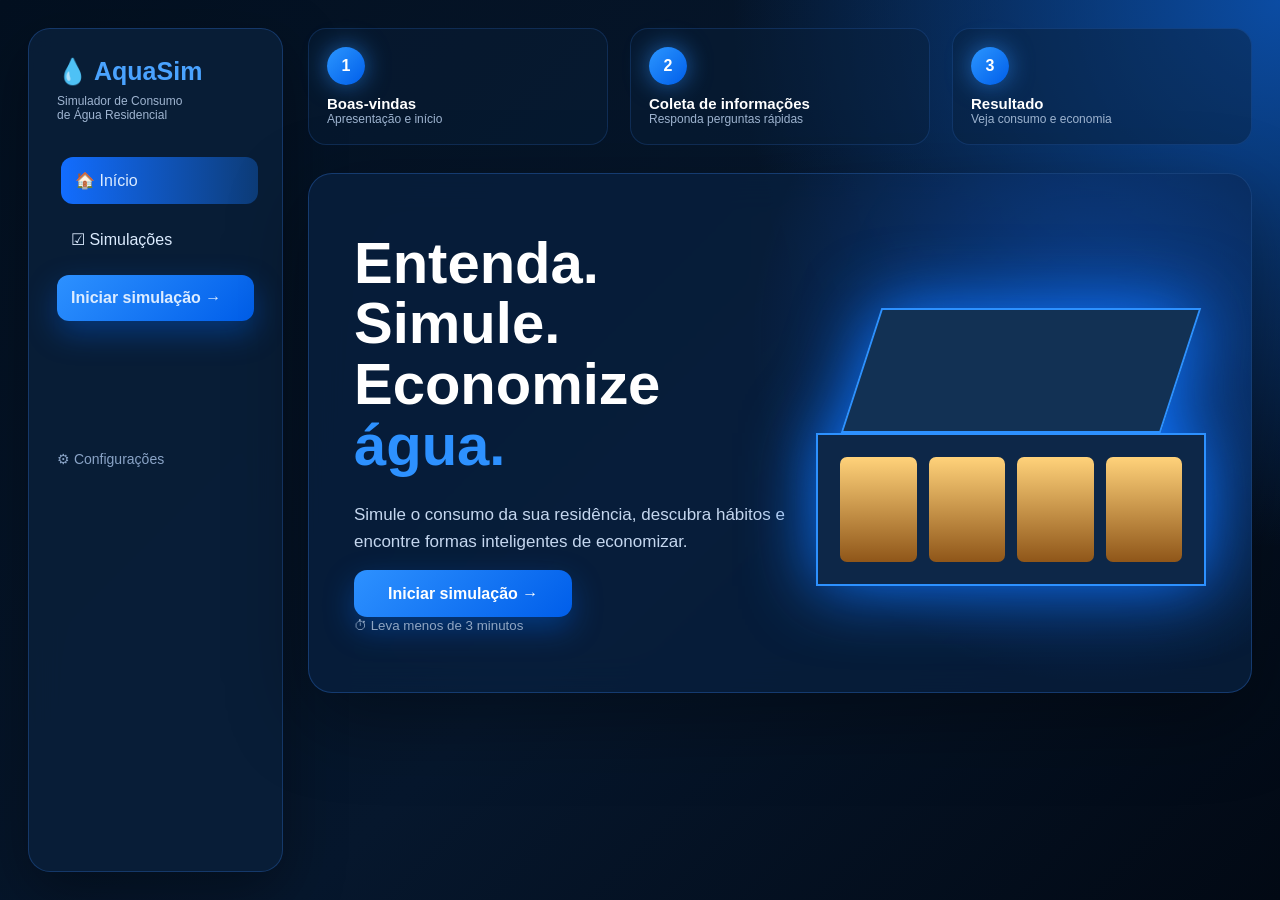
<file: public/index.html>
<!DOCTYPE html>
<html lang="pt-BR">
<head>
    <meta charset="UTF-8">
    <meta name="viewport" content="width=device-width, initial-scale=1.0">
    <title>AquaSim</title>
   <link rel="stylesheet" href="style.css">
<body>

<div class="app">

    <aside class="sidebar">
        <h2>💧 AquaSim</h2>
        <p>Simulador de Consumo<br>de Água Residencial</p>

        <a class="active" href="index.html">🏠 Início</a>
<a href="simulacao.html">☑ Simulações</a>
<a class="botao" href="simulacao.html">Iniciar simulação →</a>

        <div class="config">⚙ Configurações</div>
    </aside>

    <main class="main">

        <div class="steps">
            <div><span>1</span><strong>Boas-vindas</strong><p>Apresentação e início</p></div>
            <div><span>2</span><strong>Coleta de informações</strong><p>Responda perguntas rápidas</p></div>
            <div><span>3</span><strong>Resultado</strong><p>Veja consumo e economia</p></div>
        </div>

        <section class="hero-card">
            <div class="hero-text">
                <h1>Entenda. Simule.<br>Economize <b>água.</b></h1>
                <p>
                    Simule o consumo da sua residência, descubra hábitos
                    e encontre formas inteligentes de economizar.
                </p>

                <a class="botao" href="/simulacao.html">Iniciar simulação →</a>
                <small>⏱ Leva menos de 3 minutos</small>
            </div>

            <div class="hero-image">
                <div class="house">
                    <div class="roof"></div>
                    <div class="home">
                        <div></div><div></div><div></div><div></div>
                    </div>
                </div>
            </div>
        </section>

    </main>

</div>

</body>
</html>
</file>
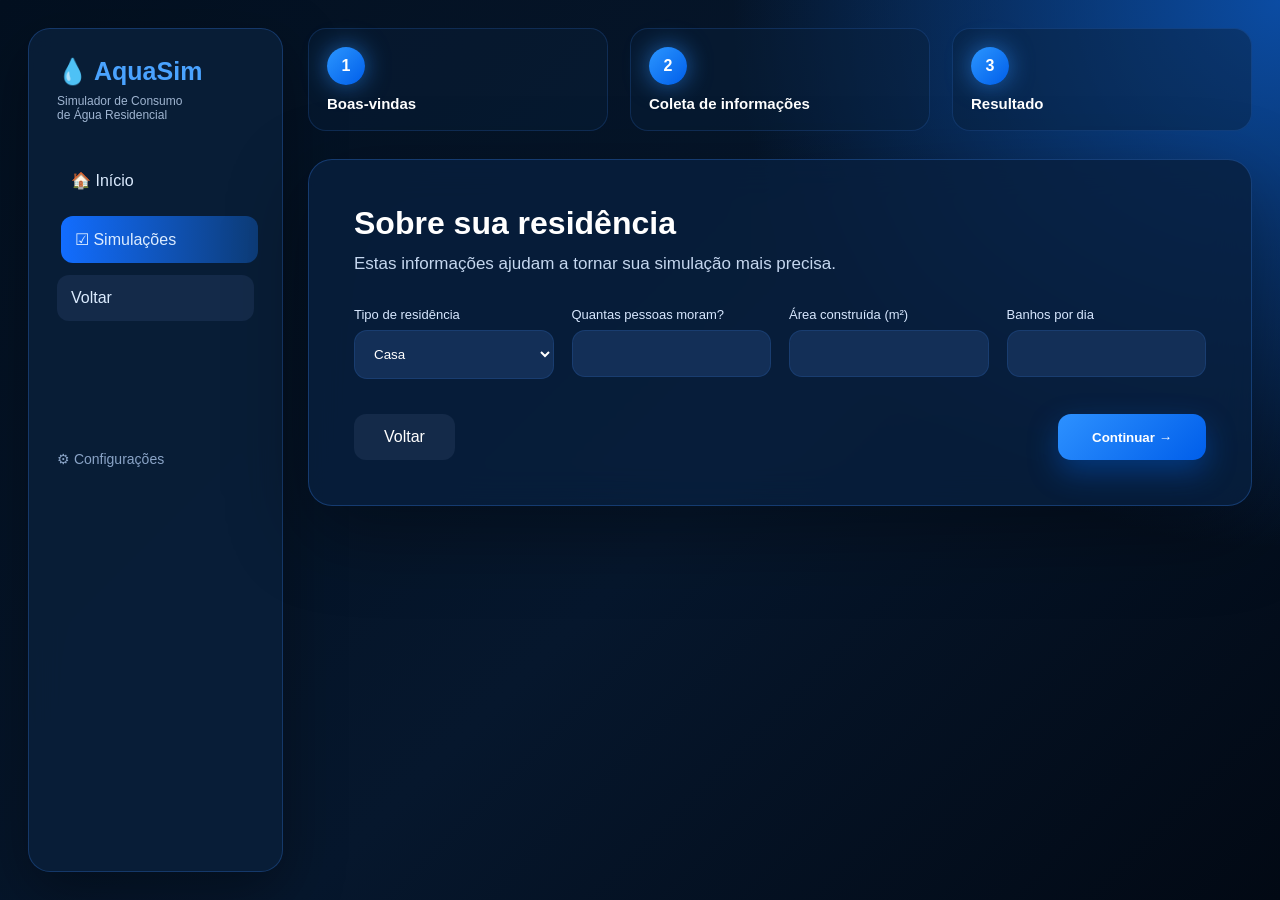
<file: public/simulacao.html>
<!DOCTYPE html>
<html lang="pt-BR">
<head>
    <meta charset="UTF-8">
    <meta name="viewport" content="width=device-width, initial-scale=1.0">
    <title>Simulação - AquaSim</title>
    <link rel="stylesheet" href="style.css">
</head>
<body>

<div class="app">

    <aside class="sidebar">
        <h2>💧 AquaSim</h2>
        <p>Simulador de Consumo<br>de Água Residencial</p>

        <a href="index.html">🏠 Início</a>
<a class="active" href="simulacao.html">☑ Simulações</a>
<a href="index.html" class="voltar">Voltar</a>

        <div class="config">⚙ Configurações</div>
    </aside>

    <main class="main">

        <div class="steps">
            <div><span>1</span><strong>Boas-vindas</strong></div>
            <div><span>2</span><strong>Coleta de informações</strong></div>
            <div><span>3</span><strong>Resultado</strong></div>
        </div>

        <section class="form-card">

            <h1>Sobre sua residência</h1>

            <p class="sub">
                Estas informações ajudam a tornar sua simulação mais precisa.
            </p>

            <form action="/resultado.html" method="POST">

                <div class="grid-form">

                    <div>
                        <label>Tipo de residência</label>
                        <select>
                            <option>Casa</option>
                            <option>Apartamento</option>
                        </select>
                    </div>

                    <div>
                        <label>Quantas pessoas moram?</label>
                        <input type="number" name="pessoas" required>
                    </div>

                    <div>
                        <label>Área construída (m²)</label>
                        <input type="number" name="area" required>
                    </div>

                    <div>
                        <label>Banhos por dia</label>
                        <input type="number" name="banhos" required>
                    </div>

                </div>

                <div class="acoes">
                    <a href="/" class="voltar">Voltar</a>
                    <button type="submit">Continuar →</button>
                </div>

            </form>

        </section>

    </main>

</div>

</body>
</html>
</file>
<file: public/style.css>
*{
    margin:0;
    padding:0;
    box-sizing:border-box;
    font-family: "Segoe UI", Arial, sans-serif;
}

body{
    background:
        radial-gradient(circle at top right, #0b4ca3 0%, transparent 35%),
        linear-gradient(135deg,#031020,#06172d 55%,#020914);
    color:white;
    min-height:100vh;
}

.app{
    display:flex;
    min-height:100vh;
    padding:28px;
    gap:25px;
}

.sidebar{
    width:255px;
    background:rgba(10,31,58,.88);
    border:1px solid rgba(62,139,255,.25);
    border-radius:22px;
    padding:28px;
    box-shadow:0 20px 60px rgba(0,0,0,.35);
    backdrop-filter:blur(16px);
}

.sidebar h2{
    color:#4aa3ff;
    font-size:25px;
    margin-bottom:8px;
}

.sidebar p{
    font-size:12px;
    color:#9fb5d1;
    margin-bottom:35px;
}

.sidebar a{
    display:block;
    color:#dcecff;
    text-decoration:none;
    padding:14px;
    border-radius:12px;
    margin-bottom:12px;
    transition:.3s;
}

.sidebar a:hover,
.sidebar .active{
    background:linear-gradient(90deg,#126dff,#0d3c78);
    transform:translateX(4px);
}

.config{
    margin-top:130px;
    color:#8aa4c7;
    font-size:14px;
}

.main{
    flex:1;
}

.steps{
    display:grid;
    grid-template-columns:repeat(3,1fr);
    gap:22px;
    margin-bottom:28px;
}

.steps div{
    position:relative;
    background:rgba(10,31,58,.45);
    border:1px solid rgba(62,139,255,.18);
    border-radius:18px;
    padding:18px;
}

.steps span{
    width:38px;
    height:38px;
    background:linear-gradient(135deg,#2b96ff,#005eea);
    display:flex;
    align-items:center;
    justify-content:center;
    border-radius:50%;
    font-weight:bold;
    margin-bottom:10px;
    box-shadow:0 0 25px rgba(45,145,255,.6);
}

.steps strong{
    display:block;
    font-size:15px;
}

.steps p{
    color:#9fb5d1;
    font-size:12px;
}

.hero-card,
.form-card,
.resultado-card{
    background:rgba(8,31,61,.82);
    border:1px solid rgba(62,139,255,.28);
    border-radius:24px;
    padding:45px;
    box-shadow:0 25px 80px rgba(0,0,0,.35);
    backdrop-filter:blur(18px);
}

.hero-card{
    min-height:520px;
    display:flex;
    align-items:center;
    justify-content:space-between;
    overflow:hidden;
    position:relative;
}

.hero-card::before{
    content:"";
    position:absolute;
    width:750px;
    height:750px;
    right:-220px;
    top:-210px;
    background:radial-gradient(circle,#126dff66,transparent 65%);
}

.hero-text{
    z-index:2;
    max-width:560px;
}

.hero-text h1{
    font-size:58px;
    line-height:1.05;
    margin-bottom:25px;
}

.hero-text h1 b{
    color:#2d91ff;
}

.hero-text p,
.sub{
    color:#c5d7ef;
    font-size:17px;
    line-height:1.6;
    margin-bottom:30px;
}

.botao,
.acoes button{
    background:linear-gradient(135deg,#2d91ff,#005eea);
    color:white;
    border:none;
    text-decoration:none;
    padding:15px 34px;
    border-radius:13px;
    font-weight:700;
    cursor:pointer;
    box-shadow:0 12px 30px rgba(0,110,255,.35);
    transition:.3s;
}

.botao:hover,
.acoes button:hover{
    transform:translateY(-3px);
    box-shadow:0 18px 35px rgba(0,110,255,.55);
}

small{
    display:block;
    color:#8fa6c3;
    margin-top:15px;
}

.hero-image{
    z-index:2;
}

.house{
    width:390px;
    height:250px;
    position:relative;
    filter:drop-shadow(0 0 35px #0d74ff);
}

.roof{
    width:320px;
    height:125px;
    background:#123154;
    transform:skew(-18deg);
    border:2px solid #2d91ff;
    margin-left:45px;
}

.home{
    display:grid;
    grid-template-columns:repeat(4,1fr);
    gap:12px;
    background:#0d2748;
    padding:22px;
    border:2px solid #2d91ff;
}

.home div{
    height:105px;
    background:linear-gradient(#ffd27a,#8f5619);
    border-radius:7px;
}

.form-card h1,
.resultado-card h1{
    font-size:32px;
    margin-bottom:8px;
}

.grid-form{
    display:grid;
    grid-template-columns:repeat(4,1fr);
    gap:18px;
}

.grid-form label{
    display:block;
    color:#d8e8ff;
    margin-bottom:8px;
    font-size:13px;
}

.grid-form input,
.grid-form select{
    width:100%;
    padding:15px;
    border:none;
    outline:none;
    border-radius:13px;
    background:#132f57;
    color:white;
    border:1px solid rgba(62,139,255,.15);
}

.grid-form input:focus,
.grid-form select:focus{
    border-color:#2d91ff;
    box-shadow:0 0 0 3px rgba(45,145,255,.15);
}

.acoes{
    display:flex;
    justify-content:space-between;
    margin-top:35px;
}

.voltar{
    text-decoration:none;
    background:#142a49;
    color:white;
    padding:14px 30px;
    border-radius:12px;
}

.cards-resultado{
    display:grid;
    grid-template-columns:repeat(3,1fr);
    gap:20px;
    margin-top:25px;
}

.info-card{
    background:linear-gradient(180deg,#15335d,#0e2545);
    border:1px solid rgba(62,139,255,.18);
    padding:25px;
    border-radius:18px;
    box-shadow:0 15px 35px rgba(0,0,0,.25);
}

.info-card h4{
    color:#bcd4f2;
}

.info-card h2{
    font-size:34px;
    color:#ffffff;
    margin:14px 0;
}

.info-card small{
    color:#8fa6c3;
}

.grafico{
    margin-top:30px;
    background:#102a50;
    padding:25px;
    border-radius:18px;
    border:1px solid rgba(62,139,255,.18);
}

.barras{
    display:flex;
    align-items:flex-end;
    gap:18px;
    height:220px;
    margin-top:20px;
}

.barra{
    width:58px;
    background:linear-gradient(180deg,#2d91ff,#005eea);
    border-radius:12px 12px 0 0;
    box-shadow:0 0 20px rgba(45,145,255,.45);
}

.meses{
    display:flex;
    gap:33px;
    margin-top:12px;
    color:#9fb5d1;
}

.recomendacao{
    margin-top:30px;
    background:linear-gradient(90deg,#102a50,#0b1f3a);
    border:1px solid rgba(62,139,255,.18);
    padding:22px;
    border-radius:18px;
}

footer{
    margin-top:25px;
    color:#8fa6c3;
    text-align:center;
    font-size:13px;
}

@media(max-width:1000px){
    .app{
        flex-direction:column;
    }

    .sidebar{
        width:100%;
    }

    .steps,
    .grid-form,
    .cards-resultado{
        grid-template-columns:1fr;
    }

    .hero-card{
        flex-direction:column;
        gap:30px;
    }

    .hero-text h1{
        font-size:42px;
    }
}
/* RESPONSIVO MOBILE */

@media (max-width: 768px){

    .app{
        flex-direction:column;
        padding:10px;
    }

    .sidebar{
        width:100%;
        margin-bottom:15px;
    }

    .config{
        display:none;
    }

    .steps{
        grid-template-columns:1fr;
    }

    .hero-card{
        flex-direction:column;
        padding:25px;
        text-align:center;
    }

    .hero-text h1{
        font-size:32px;
    }

    .hero-text p{
        font-size:15px;
    }

    .hero-image{
        width:100%;
        margin-top:20px;
    }

    .house{
        width:250px;
        height:auto;
    }

    .grid-form{
        grid-template-columns:1fr;
    }

    .cards-resultado{
        grid-template-columns:1fr;
    }

    .info-card{
        width:100%;
    }

    .barras{
        gap:8px;
        overflow-x:auto;
        padding-bottom:10px;
    }

    .barra{
        width:35px;
    }

    .acoes{
        flex-direction:column;
        gap:10px;
    }

    .acoes button,
    .voltar,
    .botao{
        width:100%;
        text-align:center;
    }

    .main{
        width:100%;
    }
}
@media (max-width: 768px){

    body{
        overflow-x:hidden;
    }

    .app{
        flex-direction:column;
        padding:12px;
        gap:14px;
    }

    .sidebar{
        width:100%;
        padding:18px;
        border-radius:16px;
    }

    .sidebar h2{
        font-size:22px;
    }

    .sidebar p,
    .config{
        display:none;
    }

    .sidebar a{
        display:inline-block;
        width:48%;
        font-size:13px;
        padding:11px;
        margin:4px 1%;
        text-align:center;
    }

    .main{
        width:100%;
    }

    .steps{
        grid-template-columns:1fr;
        gap:10px;
        margin-bottom:14px;
    }

    .steps div{
        padding:12px;
    }

    .hero-card,
    .form-card,
    .resultado-card{
        padding:22px;
        border-radius:18px;
    }

    .hero-card{
        flex-direction:column;
        text-align:center;
        min-height:auto;
    }

    .hero-text h1{
        font-size:34px;
        line-height:1.1;
    }

    .hero-text p,
    .sub{
        font-size:14px;
    }

    .botao{
        width:100%;
        padding:14px;
    }

    .hero-image{
        display:none;
    }

    .grid-form{
        grid-template-columns:1fr;
        gap:14px;
    }

    .acoes{
        flex-direction:column;
        gap:12px;
    }

    .acoes button,
    .voltar{
        width:100%;
        text-align:center;
    }

    .cards-resultado{
        grid-template-columns:1fr;
    }

    .info-card h2{
        font-size:28px;
    }

    .grafico{
        overflow-x:auto;
    }

    .barras{
        min-width:420px;
    }

    .meses{
        min-width:420px;
        justify-content:space-between;
    }
}
@media (max-width: 480px){

    .hero-text h1{
        font-size:28px !important;
    }

    .hero-card,
    .form-card,
    .resultado-card{
        padding:15px !important;
    }

    .sidebar a{
        width:100% !important;
        margin:4px 0 !important;
    }

    .grid-form{
        grid-template-columns:1fr !important;
    }

    input,
    select,
    button,
    .botao{
        width:100% !important;
    }

    .steps span{
        width:30px;
        height:30px;
    }

    .info-card{
        padding:15px;
    }

    .info-card h2{
        font-size:22px;
    }
}
</file>
